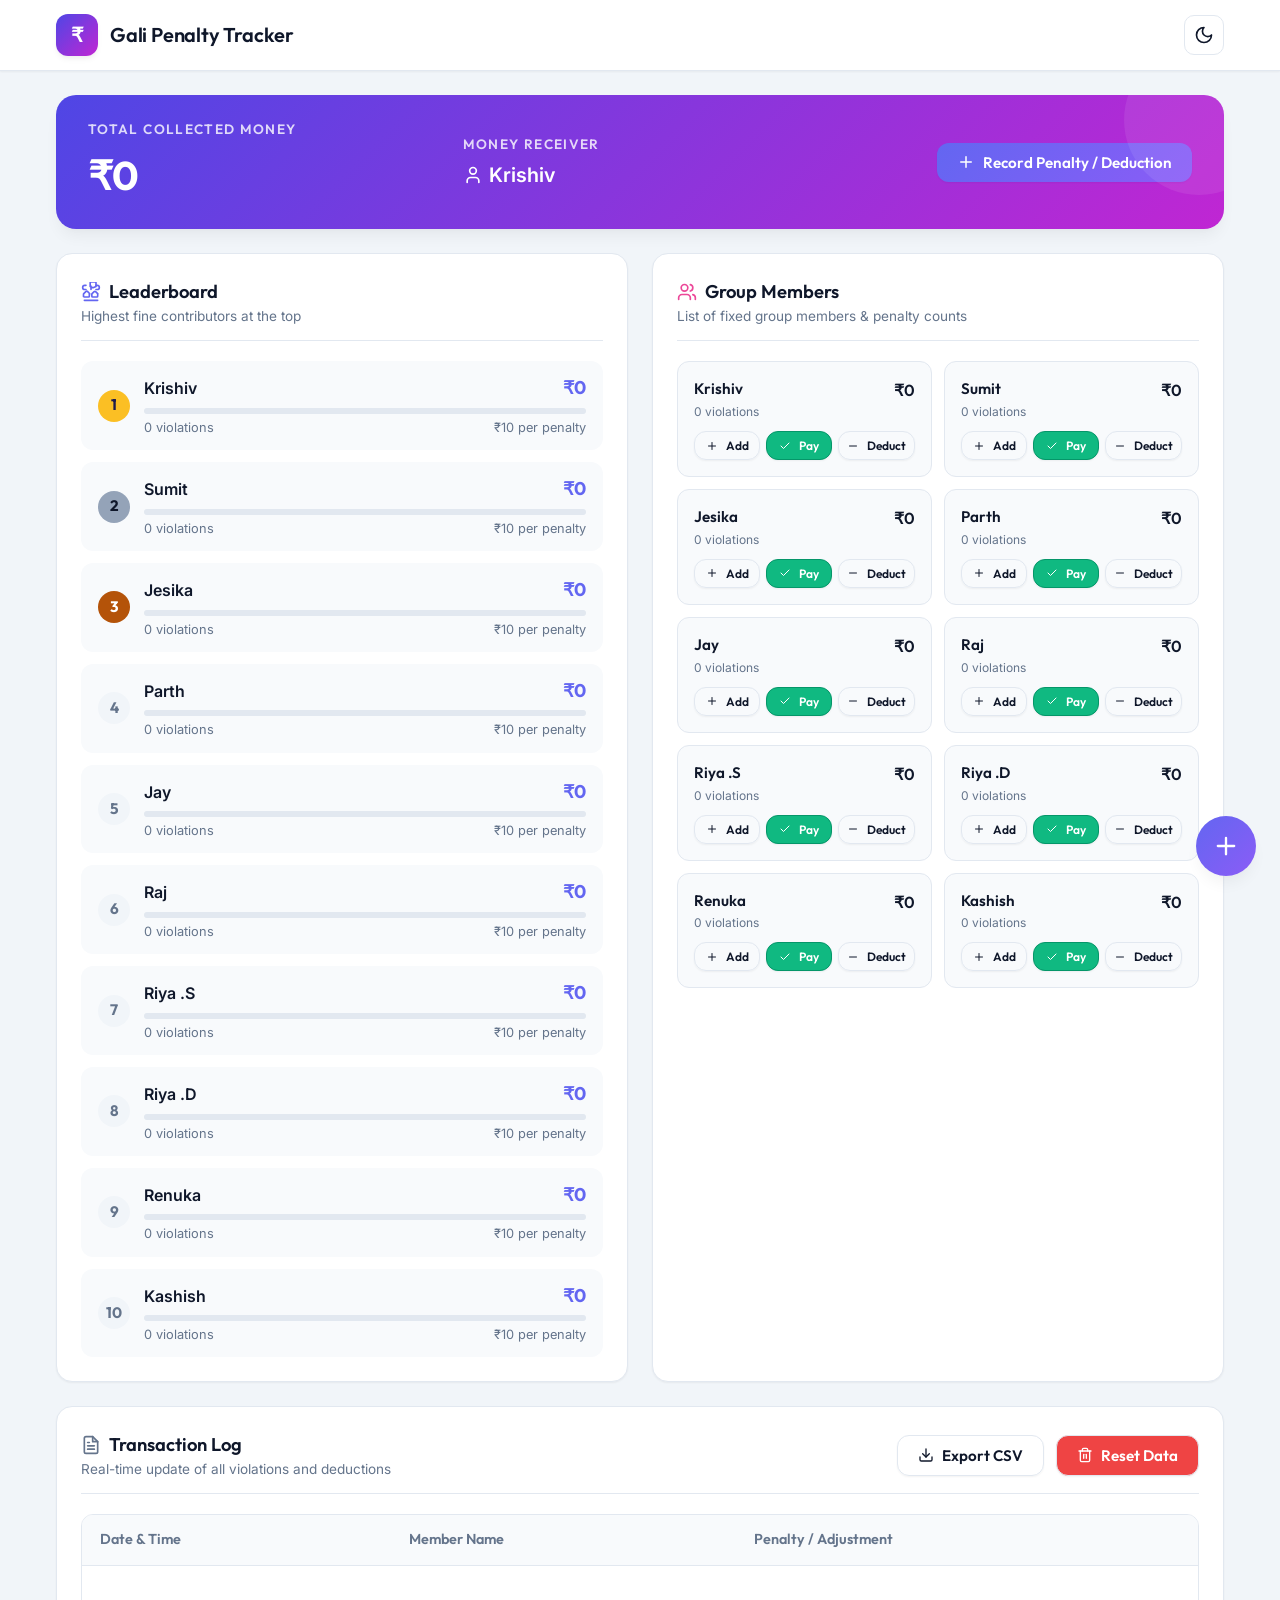
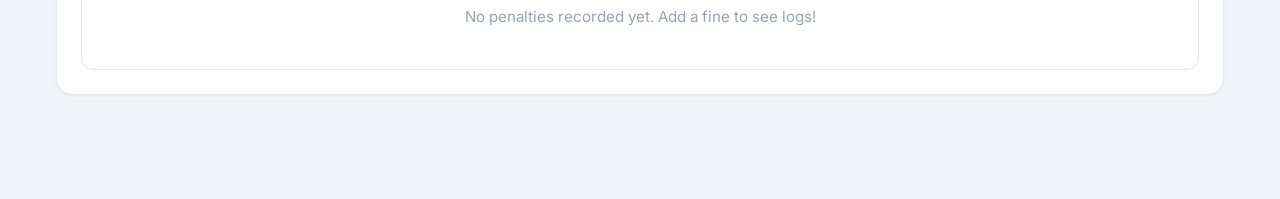
<file: index.html>
<!DOCTYPE html>
<html lang="en" data-theme="light">
<head>
    <meta charset="UTF-8">
    <meta name="viewport" content="width=device-width, initial-scale=1.0">
    <title>Bad Word Penalty Tracker — Group Fine System</title>
    <!-- Google Fonts -->
    <link rel="preconnect" href="https://fonts.googleapis.com">
    <link rel="preconnect" href="https://fonts.gstatic.com" crossorigin>
    <link href="https://fonts.googleapis.com/css2?family=Inter:wght@300;400;500;600;700&family=Outfit:wght@400;500;600;700&display=swap" rel="stylesheet">
    <style>
        :root[data-theme="light"] {
            --bg-body: #f1f5f9;
            --bg-card: #ffffff;
            --bg-card-hover: #f8fafc;
            --bg-sidebar: #ffffff;
            --text-primary: #0f172a;
            --text-secondary: #64748b;
            --text-muted: #94a3b8;
            --accent-primary: #6366f1;
            --accent-primary-hover: #4f46e5;
            --accent-secondary: #ec4899;
            --border-color: #e2e8f0;
            --input-bg: #f8fafc;
            --shadow-sm: 0 1px 2px 0 rgba(0, 0, 0, 0.05);
            --shadow-md: 0 4px 6px -1px rgba(0, 0, 0, 0.05), 0 2px 4px -1px rgba(0, 0, 0, 0.03);
            --shadow-lg: 0 10px 15px -3px rgba(0, 0, 0, 0.05), 0 4px 6px -4px rgba(0, 0, 0, 0.03);
            --badge-top-1: #fbbf24;
            --badge-top-2: #94a3b8;
            --badge-top-3: #b45309;
            --gradient-accent: linear-gradient(135deg, #6366f1, #8b5cf6);
            --gradient-header: linear-gradient(135deg, #4f46e5, #c026d3);
        }

        :root[data-theme="dark"] {
            --bg-body: #0f172a;
            --bg-card: #1e293b;
            --bg-card-hover: #334155;
            --bg-sidebar: #1e293b;
            --text-primary: #f8fafc;
            --text-secondary: #94a3b8;
            --text-muted: #64748b;
            --accent-primary: #818cf8;
            --accent-primary-hover: #6366f1;
            --accent-secondary: #f472b6;
            --border-color: #334155;
            --input-bg: #1e293b;
            --shadow-sm: 0 1px 2px 0 rgba(0, 0, 0, 0.3);
            --shadow-md: 0 4px 6px -1px rgba(0, 0, 0, 0.3), 0 2px 4px -1px rgba(0, 0, 0, 0.2);
            --shadow-lg: 0 10px 15px -3px rgba(0, 0, 0, 0.3), 0 4px 6px -4px rgba(0, 0, 0, 0.2);
            --badge-top-1: #fbbf24;
            --badge-top-2: #cbd5e1;
            --badge-top-3: #d97706;
            --gradient-accent: linear-gradient(135deg, #818cf8, #a78bfa);
            --gradient-header: linear-gradient(135deg, #6366f1, #d946ef);
        }

        * {
            box-sizing: border-box;
            margin: 0;
            padding: 0;
            transition: background-color 0.3s ease, color 0.3s ease, border-color 0.3s ease, transform 0.2s ease;
        }

        body {
            font-family: 'Inter', sans-serif;
            background-color: var(--bg-body);
            color: var(--text-primary);
            min-height: 100vh;
            display: flex;
            flex-direction: column;
            padding-bottom: 80px; /* Space for dynamic FAB or scrolling */
            line-height: 1.5;
        }

        h1, h2, h3, h4 {
            font-family: 'Outfit', sans-serif;
            font-weight: 600;
        }

        /* Utility Styles */
        .container {
            width: 100%;
            max-width: 1200px;
            margin: 0 auto;
            padding: 0 16px;
        }

        .flex-between {
            display: flex;
            justify-content: space-between;
            align-items: center;
        }

        .flex-center {
            display: flex;
            justify-content: center;
            align-items: center;
        }

        .gap-2 { gap: 8px; }
        .gap-4 { gap: 16px; }

        .btn {
            display: inline-flex;
            align-items: center;
            justify-content: center;
            padding: 10px 20px;
            border-radius: 12px;
            font-family: 'Outfit', sans-serif;
            font-weight: 600;
            font-size: 0.95rem;
            cursor: pointer;
            border: none;
            text-decoration: none;
            gap: 8px;
            box-shadow: var(--shadow-sm);
        }

        .btn:active {
            transform: scale(0.97);
        }

        .btn-primary {
            background: var(--gradient-accent);
            color: #ffffff;
        }

        .btn-primary:hover {
            opacity: 0.95;
            box-shadow: var(--shadow-md);
        }

        .btn-outline {
            background: transparent;
            border: 1px solid var(--border-color);
            color: var(--text-primary);
        }

        .btn-outline:hover {
            background: var(--bg-card-hover);
        }

        .btn-danger {
            background-color: #ef4444;
            color: #ffffff;
        }

        .btn-danger:hover {
            background-color: #dc2626;
        }

        /* Top Header Navigation */
        .top-nav {
            background-color: var(--bg-card);
            border-bottom: 1px solid var(--border-color);
            padding: 14px 0;
            position: sticky;
            top: 0;
            z-index: 50;
            box-shadow: var(--shadow-sm);
        }

        .brand {
            display: flex;
            align-items: center;
            gap: 12px;
        }

        .logo-circle {
            width: 42px;
            height: 42px;
            border-radius: 12px;
            background: var(--gradient-header);
            display: flex;
            align-items: center;
            justify-content: center;
            color: white;
            font-weight: 700;
            font-family: 'Outfit', sans-serif;
            font-size: 1.25rem;
            box-shadow: var(--shadow-md);
        }

        .brand-title {
            font-size: 1.25rem;
            letter-spacing: -0.01em;
            color: var(--text-primary);
        }

        .theme-toggle-btn {
            width: 40px;
            height: 40px;
            border-radius: 10px;
            border: 1px solid var(--border-color);
            background: transparent;
            color: var(--text-primary);
            cursor: pointer;
            display: flex;
            align-items: center;
            justify-content: center;
        }

        .theme-toggle-btn:hover {
            background-color: var(--bg-card-hover);
            border-color: var(--text-muted);
        }

        /* Main Section Header/Summary Card */
        .summary-card {
            background: var(--gradient-header);
            border-radius: 20px;
            padding: 24px 32px;
            color: #ffffff;
            margin-top: 24px;
            margin-bottom: 24px;
            box-shadow: var(--shadow-lg);
            position: relative;
            overflow: hidden;
            display: grid;
            grid-template-columns: repeat(auto-fit, minmax(220px, 1fr));
            gap: 20px;
            align-items: center;
        }

        .summary-card::before {
            content: '';
            position: absolute;
            top: -50px;
            right: -50px;
            width: 150px;
            height: 150px;
            background: rgba(255, 255, 255, 0.08);
            border-radius: 50%;
            pointer-events: none;
        }

        .summary-item h4 {
            font-size: 0.85rem;
            text-transform: uppercase;
            letter-spacing: 0.1em;
            color: rgba(255, 255, 255, 0.8);
            margin-bottom: 6px;
        }

        .summary-item .amount {
            font-size: 2.5rem;
            font-weight: 700;
            font-family: 'Outfit', sans-serif;
            letter-spacing: -0.02em;
        }

        .summary-item .receiver-name {
            font-size: 1.25rem;
            font-weight: 600;
            display: flex;
            align-items: center;
            gap: 6px;
            margin-top: 4px;
        }

        .summary-actions {
            display: flex;
            gap: 12px;
            justify-content: flex-end;
            align-items: center;
        }

        @media (max-width: 768px) {
            .summary-card {
                grid-template-columns: 1fr;
                padding: 20px;
            }
            .summary-actions {
                justify-content: flex-start;
                margin-top: 8px;
            }
        }

        /* Dashboard Grid Layout */
        .dashboard-grid {
            display: grid;
            grid-template-columns: repeat(12, 1fr);
            gap: 24px;
            margin-bottom: 24px;
        }

        .col-leaderboard {
            grid-column: span 6;
        }

        .col-members {
            grid-column: span 6;
        }

        @media (max-width: 1024px) {
            .col-leaderboard, .col-members {
                grid-column: span 12;
            }
        }

        .card {
            background-color: var(--bg-card);
            border: 1px solid var(--border-color);
            border-radius: 16px;
            padding: 24px;
            box-shadow: var(--shadow-sm);
            display: flex;
            flex-direction: column;
            gap: 16px;
            height: 100%;
        }

        .card-header {
            display: flex;
            align-items: center;
            justify-content: space-between;
            border-bottom: 1px solid var(--border-color);
            padding-bottom: 14px;
            margin-bottom: 4px;
        }

        .card-title {
            font-size: 1.15rem;
            display: flex;
            align-items: center;
            gap: 8px;
            color: var(--text-primary);
        }

        .card-subtitle {
            font-size: 0.85rem;
            color: var(--text-secondary);
        }

        /* Leaderboard styling */
        .leaderboard-list {
            display: flex;
            flex-direction: column;
            gap: 12px;
        }

        .leaderboard-item {
            display: flex;
            align-items: center;
            gap: 14px;
            padding: 12px 16px;
            background-color: var(--bg-card-hover);
            border-radius: 12px;
            border: 1px solid transparent;
            transition: all 0.2s ease;
        }

        .leaderboard-item:hover {
            border-color: var(--border-color);
            transform: translateY(-2px);
            box-shadow: var(--shadow-md);
        }

        .rank-badge {
            width: 32px;
            height: 32px;
            border-radius: 50%;
            display: flex;
            align-items: center;
            justify-content: center;
            font-family: 'Outfit', sans-serif;
            font-weight: 700;
            font-size: 0.95rem;
            flex-shrink: 0;
            background: var(--bg-body);
            color: var(--text-secondary);
        }

        .rank-badge.top-1 {
            background-color: var(--badge-top-1);
            color: #1e1b4b;
        }

        .rank-badge.top-2 {
            background-color: var(--badge-top-2);
            color: #0f172a;
        }

        .rank-badge.top-3 {
            background-color: var(--badge-top-3);
            color: #ffffff;
        }

        .member-info {
            flex-grow: 1;
            display: flex;
            flex-direction: column;
            gap: 4px;
        }

        .member-name-row {
            display: flex;
            justify-content: space-between;
            align-items: baseline;
        }

        .member-name {
            font-weight: 600;
            font-size: 1rem;
            color: var(--text-primary);
        }

        .member-fines {
            font-family: 'Outfit', sans-serif;
            font-weight: 700;
            font-size: 1.15rem;
            color: var(--accent-primary);
        }

        .member-stats-row {
            display: flex;
            justify-content: space-between;
            align-items: center;
            font-size: 0.8rem;
            color: var(--text-secondary);
        }

        .progress-bar-container {
            width: 100%;
            height: 6px;
            background-color: var(--border-color);
            border-radius: 3px;
            overflow: hidden;
            margin-top: 2px;
        }

        .progress-bar {
            height: 100%;
            border-radius: 3px;
            background: var(--gradient-accent);
            width: 0%;
            transition: width 0.6s ease;
        }

        /* Member grid styling */
        .members-grid {
            display: grid;
            grid-template-columns: repeat(auto-fill, minmax(220px, 1fr));
            gap: 12px;
        }

        @media (max-width: 480px) {
            .members-grid {
                grid-template-columns: 1fr;
            }
        }

        .member-card {
            background-color: var(--bg-card-hover);
            border: 1px solid var(--border-color);
            border-radius: 12px;
            padding: 16px;
            display: flex;
            flex-direction: column;
            justify-content: space-between;
            gap: 10px;
            transition: all 0.2s ease;
        }

        .member-card:hover {
            transform: translateY(-2px);
            box-shadow: var(--shadow-md);
            border-color: var(--accent-primary);
        }

        .member-card-top {
            display: flex;
            justify-content: space-between;
            align-items: flex-start;
        }

        .member-card-title {
            font-weight: 600;
            font-size: 0.95rem;
            color: var(--text-primary);
            margin-bottom: 2px;
        }

        .member-card-subtitle {
            font-size: 0.75rem;
            color: var(--text-secondary);
        }

        .member-card-fines {
            font-family: 'Outfit', sans-serif;
            font-weight: 600;
            font-size: 1rem;
            color: var(--text-primary);
        }

        .member-card-actions {
            display: flex;
            gap: 6px;
            width: 100%;
        }

        /* Bottom Section: Transaction Log */
        .bottom-card {
            grid-column: span 12;
        }

        .table-responsive {
            width: 100%;
            overflow-x: auto;
            border-radius: 12px;
            border: 1px solid var(--border-color);
        }

        table {
            width: 100%;
            border-collapse: collapse;
            text-align: left;
            font-size: 0.9rem;
        }

        th {
            background-color: var(--bg-card-hover);
            padding: 14px 18px;
            font-family: 'Outfit', sans-serif;
            font-weight: 600;
            color: var(--text-secondary);
            border-bottom: 1px solid var(--border-color);
            white-space: nowrap;
        }

        td {
            padding: 14px 18px;
            color: var(--text-primary);
            border-bottom: 1px solid var(--border-color);
            white-space: nowrap;
        }

        tr:last-child td {
            border-bottom: none;
        }

        tr:hover td {
            background-color: var(--bg-card-hover);
        }

        .empty-log {
            padding: 40px;
            text-align: center;
            color: var(--text-muted);
            font-size: 0.95rem;
        }

        /* Actions Bar/Export Buttons */
        .actions-bar {
            display: flex;
            gap: 12px;
            flex-wrap: wrap;
        }

        /* Modal Overlay & Modal Window */
        .modal-backdrop {
            position: fixed;
            top: 0;
            left: 0;
            width: 100%;
            height: 100%;
            background-color: rgba(0, 0, 0, 0.4);
            backdrop-filter: blur(4px);
            z-index: 100;
            display: flex;
            align-items: center;
            justify-content: center;
            opacity: 0;
            pointer-events: none;
            transition: opacity 0.3s ease;
        }

        .modal-backdrop.active {
            opacity: 1;
            pointer-events: all;
        }

        .modal {
            background-color: var(--bg-card);
            border: 1px solid var(--border-color);
            border-radius: 20px;
            width: 90%;
            max-width: 440px;
            padding: 24px;
            box-shadow: var(--shadow-lg);
            transform: scale(0.9);
            transition: transform 0.3s ease;
            display: flex;
            flex-direction: column;
            gap: 18px;
        }

        .modal-backdrop.active .modal {
            transform: scale(1);
        }

        .modal-header {
            display: flex;
            justify-content: space-between;
            align-items: center;
            border-bottom: 1px solid var(--border-color);
            padding-bottom: 12px;
        }

        .modal-title {
            font-size: 1.25rem;
            color: var(--text-primary);
        }

        .modal-close {
            background: transparent;
            border: none;
            color: var(--text-muted);
            font-size: 1.5rem;
            cursor: pointer;
            width: 32px;
            height: 32px;
            border-radius: 50%;
            display: flex;
            align-items: center;
            justify-content: center;
        }

        .modal-close:hover {
            background-color: var(--bg-card-hover);
            color: var(--text-primary);
        }

        .form-group {
            display: flex;
            flex-direction: column;
            gap: 6px;
        }

        .form-label {
            font-size: 0.85rem;
            font-weight: 500;
            color: var(--text-secondary);
        }

        .form-select {
            background-color: var(--input-bg);
            border: 1px solid var(--border-color);
            color: var(--text-primary);
            padding: 12px;
            border-radius: 12px;
            font-family: 'Inter', sans-serif;
            font-size: 0.95rem;
            width: 100%;
            outline: none;
            cursor: pointer;
        }

        .form-select:focus {
            border-color: var(--accent-primary);
            box-shadow: 0 0 0 1px var(--accent-primary);
        }

        .modal-footer {
            display: flex;
            justify-content: flex-end;
            gap: 12px;
            margin-top: 6px;
        }

        /* Floating Action Button */
        .fab {
            position: fixed;
            bottom: 24px;
            right: 24px;
            background: var(--gradient-accent);
            color: #ffffff;
            width: 60px;
            height: 60px;
            border-radius: 50%;
            display: flex;
            align-items: center;
            justify-content: center;
            box-shadow: var(--shadow-lg);
            border: none;
            cursor: pointer;
            z-index: 40;
            transition: transform 0.2s cubic-bezier(0.34, 1.56, 0.64, 1);
        }

        .fab:hover {
            transform: scale(1.1);
        }

        .fab:active {
            transform: scale(0.95);
        }

        /* Responsive spacing additions */
        @media (max-width: 640px) {
            body { padding-bottom: 100px; }
            .fab { bottom: 16px; right: 16px; width: 54px; height: 54px; }
        }
    </style>
</head>
<body>

    <!-- Top Navigation -->
    <nav class="top-nav">
        <div class="container flex-between">
            <div class="brand">
                <div class="logo-circle">₹</div>
                <h1 class="brand-title">Gali Penalty Tracker</h1>
            </div>
            <div class="flex-center gap-2">
                <button class="theme-toggle-btn" id="themeToggleBtn" aria-label="Toggle dark/light theme">
                    <!-- Sun / Moon Icon dynamically inserted -->
                    <svg id="themeToggleIcon" xmlns="http://www.w3.org/2000/svg" width="20" height="20" viewBox="0 0 24 24" fill="none" stroke="currentColor" stroke-width="2" stroke-linecap="round" stroke-linejoin="round">
                        <path id="themeIconPath" d="M12 3a6 6 0 0 0 9 9 9 9 0 1 1-9-9Z"/>
                    </svg>
                </button>
            </div>
        </div>
    </nav>

    <main class="container">
        <!-- Financial Summary Header Card -->
        <div class="summary-card">
            <div class="summary-item">
                <h4>Total Collected Money</h4>
                <div class="amount" id="totalCollectedText">₹0</div>
            </div>
            <div class="summary-item">
                <h4>Money Receiver</h4>
                <div class="receiver-name">
                    <svg xmlns="http://www.w3.org/2000/svg" width="20" height="20" viewBox="0 0 24 24" fill="none" stroke="currentColor" stroke-width="2" stroke-linecap="round" stroke-linejoin="round">
                        <path d="M19 21v-2a4 4 0 0 0-4-4H9a4 4 0 0 0-4 4v2"/>
                        <circle cx="12" cy="7" r="4"/>
                    </svg>
                    <span>Krishiv</span>
                </div>
            </div>
            <div class="summary-actions">
                <button class="btn btn-primary" onclick="openAddFineModal()">
                    <svg xmlns="http://www.w3.org/2000/svg" width="18" height="18" viewBox="0 0 24 24" fill="none" stroke="currentColor" stroke-width="2" stroke-linecap="round" stroke-linejoin="round">
                        <path d="M5 12h14m-7-7v14"/>
                    </svg>
                    <span>Record Penalty / Deduction</span>
                </button>
            </div>
        </div>

        <!-- Two Column Grid (Leaderboard and Members list) -->
        <div class="dashboard-grid">
            
            <!-- Leaderboard Card -->
            <div class="col-leaderboard">
                <div class="card">
                    <div class="card-header">
                        <div>
                            <h3 class="card-title">
                                <svg xmlns="http://www.w3.org/2000/svg" width="20" height="20" viewBox="0 0 24 24" fill="none" stroke="currentColor" stroke-width="2" stroke-linecap="round" stroke-linejoin="round" style="color: var(--accent-primary);">
                                    <path d="M6 9H4.5a2.5 2.5 0 0 1 0-5H6"/>
                                    <path d="M18 9h1.5a2.5 2.5 0 0 0 0-5H18"/>
                                    <path d="M4 22h16"/>
                                    <path d="M10 14.66V17c0 .55-.45 1-1 1H4c-.55 0-1-.45-1-1v-2.34c0-.27.11-.52.3-.71l2.5-2.5C6.12 11.12 6.53 11 7 11c.27 0 .52.11.71.3l2.5 2.5c.19.19.29.44.29.71ZM20 14.66V17c0 .55-.45 1-1 1h-5c-.55 0-1-.45-1-1v-2.34c0-.27.11-.52.3-.71l2.5-2.5c.19-.19.6-.3 1-.3.27 0 .52.11.71.3l2.5 2.5c.19.19.29.44.29.71Z"/>
                                    <path d="m11 5.31 3.5 1.5 3.5-1.5V1c0-.55-.45-1-1-1H12c-.55 0-1 .45-1 1v4.31ZM12 9V5"/>
                                </svg>
                                <span>Leaderboard</span>
                            </h3>
                            <p class="card-subtitle">Highest fine contributors at the top</p>
                        </div>
                    </div>
                    <div class="leaderboard-list" id="leaderboardList">
                        <!-- Dynamic Leaderboard Content goes here -->
                    </div>
                </div>
            </div>

            <!-- Member List Card -->
            <div class="col-members">
                <div class="card">
                    <div class="card-header">
                        <div>
                            <h3 class="card-title">
                                <svg xmlns="http://www.w3.org/2000/svg" width="20" height="20" viewBox="0 0 24 24" fill="none" stroke="currentColor" stroke-width="2" stroke-linecap="round" stroke-linejoin="round" style="color: var(--accent-secondary);">
                                    <path d="M16 21v-2a4 4 0 0 0-4-4H6a4 4 0 0 0-4 4v2"/>
                                    <circle cx="9" cy="7" r="4"/>
                                    <path d="M22 21v-2a4 4 0 0 0-3-3.87"/>
                                    <path d="M16 3.13a4 4 0 0 1 0 7.75"/>
                                </svg>
                                <span>Group Members</span>
                            </h3>
                            <p class="card-subtitle">List of fixed group members & penalty counts</p>
                        </div>
                    </div>
                    <div class="members-grid" id="membersGrid">
                        <!-- Dynamic member list content goes here -->
                    </div>
                </div>
            </div>

            <!-- Bottom: Transaction Log -->
            <div class="bottom-card card">
                <div class="card-header">
                    <div>
                        <h3 class="card-title">
                            <svg xmlns="http://www.w3.org/2000/svg" width="20" height="20" viewBox="0 0 24 24" fill="none" stroke="currentColor" stroke-width="2" stroke-linecap="round" stroke-linejoin="round" style="color: var(--text-secondary);">
                                <path d="M14 2H6a2 2 0 0 0-2 2v16a2 2 0 0 0 2 2h12a2 2 0 0 0 2-2V8z"/>
                                <polyline points="14 2 14 8 20 8"/>
                                <line x1="16" y1="13" x2="8" y2="13"/>
                                <line x1="16" y1="17" x2="8" y2="17"/>
                                <polyline points="10 9 9 9 8 9"/>
                            </svg>
                            <span>Transaction Log</span>
                        </h3>
                        <p class="card-subtitle">Real-time update of all violations and deductions</p>
                    </div>
                    <div class="actions-bar">
                        <button class="btn btn-outline" onclick="exportToCsv()">
                            <svg xmlns="http://www.w3.org/2000/svg" width="16" height="16" viewBox="0 0 24 24" fill="none" stroke="currentColor" stroke-width="2" stroke-linecap="round" stroke-linejoin="round">
                                <path d="M21 15v4a2 2 0 0 1-2 2H5a2 2 0 0 1-2-2v-4"/>
                                <polyline points="7 10 12 15 17 10"/>
                                <line x1="12" y1="15" x2="12" y2="3"/>
                            </svg>
                            <span>Export CSV</span>
                        </button>
                        <button class="btn btn-outline btn-danger" onclick="confirmResetAll()">
                            <svg xmlns="http://www.w3.org/2000/svg" width="16" height="16" viewBox="0 0 24 24" fill="none" stroke="currentColor" stroke-width="2" stroke-linecap="round" stroke-linejoin="round">
                                <path d="M3 6h18"/>
                                <path d="M19 6v14c0 1-1 2-2 2H7c-1 0-2-1-2-2V6"/>
                                <path d="M8 6V4c0-1 1-2 2-2h4c1 0 2 1 2 2v2"/>
                                <line x1="10" y1="11" x2="10" y2="17"/>
                                <line x1="14" y1="11" x2="14" y2="17"/>
                            </svg>
                            <span>Reset Data</span>
                        </button>
                    </div>
                </div>
                <div class="table-responsive">
                    <table id="transactionTable">
                        <thead>
                            <tr>
                                <th>Date & Time</th>
                                <th>Member Name</th>
                                <th>Penalty / Adjustment</th>
                            </tr>
                        </thead>
                        <tbody id="transactionLogBody">
                            <!-- Dynamic dynamic transaction entries -->
                        </tbody>
                    </table>
                    <div id="noTransactionsMsg" class="empty-log" style="display: none;">
                        No penalties recorded yet. Add a fine to see logs!
                    </div>
                </div>
            </div>

        </div>
    </main>

    <!-- Add Fine Floating Action Button -->
    <button class="fab" id="fabAddBtn" onclick="openAddFineModal()" aria-label="Add New Fine">
        <svg xmlns="http://www.w3.org/2000/svg" width="28" height="28" viewBox="0 0 24 24" fill="none" stroke="currentColor" stroke-width="2" stroke-linecap="round" stroke-linejoin="round">
            <path d="M5 12h14m-7-7v14"/>
        </svg>
    </button>

    <!-- Modal Backdrop -->
    <div class="modal-backdrop" id="fineModalBackdrop" onclick="closeAddFineModalOnBackdrop(event)">
        <div class="modal" id="fineModal">
            <div class="modal-header">
                <h3 class="modal-title">Record Violation / Deduction</h3>
                <button class="modal-close" onclick="closeAddFineModal()" aria-label="Close modal">&times;</button>
            </div>
            <form id="addFineForm" onsubmit="submitFineForm(event)">
                <div class="form-group">
                    <label class="form-label" for="memberSelect">Select Member</label>
                    <select class="form-select" id="memberSelect" required>
                        <option value="" disabled selected>Choose a member</option>
                        <!-- Options generated dynamically -->
                    </select>
                </div>
                <div class="form-group">
                    <label class="form-label" for="actionSelect">Select Action</label>
                    <select class="form-select" id="actionSelect" required>
                        <option value="add" selected>Add ₹10 Fine</option>
                        <option value="pay">Pay ₹10 Fine</option>
                        <option value="deduct">Deduct ₹10 Fine</option>
                    </select>
                </div>
                <div class="modal-footer">
                    <button type="button" class="btn btn-outline" onclick="closeAddFineModal()">Cancel</button>
                    <button type="submit" class="btn btn-primary">
                        <svg xmlns="http://www.w3.org/2000/svg" width="16" height="16" viewBox="0 0 24 24" fill="none" stroke="currentColor" stroke-width="2" stroke-linecap="round" stroke-linejoin="round">
                            <polyline points="20 6 9 17 4 12"/>
                        </svg>
                        <span>Submit Action</span>
                    </button>
                </div>
            </form>
        </div>
    </div>

    <!-- Core App Scripts -->
    <script>
        // Data Structure & Storage Definitions
        const fixedMembers = [
            "Krishiv", "Sumit", "Jesika", "Parth", "Jay", 
            "Raj", "Riya .S", "Riya .D", "Renuka", "Kashish"
        ];

        let members = {};
        let transactions = [];

        if (window.location.protocol === 'file:') {
            window.location.href = 'http://127.0.0.1:8000';
        }

        // Initialization Logic
        function initApp() {
            const savedMembers = localStorage.getItem('bad_word_members');
            const savedTransactions = localStorage.getItem('bad_word_transactions');

            if (savedMembers && savedTransactions) {
                try {
                    members = JSON.parse(savedMembers);
                    transactions = JSON.parse(savedTransactions);
                    
                    // Verify that all fixed members exist
                    fixedMembers.forEach(name => {
                        if (!members[name]) {
                            members[name] = { totalFine: 0, violations: 0 };
                        }
                    });
                } catch (e) {
                    console.error("Error reading saved localStorage data. Re-initializing.", e);
                    initDefaultData();
                }
            } else {
                initDefaultData();
            }

            // Sync select options
            const selectEl = document.getElementById('memberSelect');
            selectEl.innerHTML = '<option value="" disabled selected>Choose a member</option>';
            fixedMembers.forEach(name => {
                const opt = document.createElement('option');
                opt.value = name;
                opt.textContent = name;
                selectEl.appendChild(opt);
            });

            // Initialize theme
            const savedTheme = localStorage.getItem('theme') || 'light';
            document.documentElement.setAttribute('data-theme', savedTheme);
            updateThemeToggleButton(savedTheme);

            // Re-render display
            renderApp();
        }

        function initDefaultData() {
            members = {};
            fixedMembers.forEach(name => {
                members[name] = { totalFine: 0, violations: 0 };
            });
            transactions = [];
            saveToStorage();
        }

        function saveToStorage() {
            localStorage.setItem('bad_word_members', JSON.stringify(members));
            localStorage.setItem('bad_word_transactions', JSON.stringify(transactions));
        }

        // Processing Logic & Renders
        function renderApp() {
            renderSummaryCard();
            renderLeaderboard();
            renderMemberList();
            renderTransactions();
        }

        function renderSummaryCard() {
            let total = 0;
            fixedMembers.forEach(name => {
                total += members[name]?.totalFine || 0;
            });
            document.getElementById('totalCollectedText').textContent = `₹${total}`;
        }

        function renderLeaderboard() {
            const listContainer = document.getElementById('leaderboardList');
            listContainer.innerHTML = '';

            // Map and sort
            const sorted = fixedMembers.map(name => ({
                name,
                totalFine: members[name]?.totalFine || 0,
                violations: members[name]?.violations || 0
            })).sort((a, b) => b.totalFine - a.totalFine);

            // Find maximum fine for proportional progress width styling
            const maxFine = sorted[0].totalFine || 1; // Prevent division by zero

            sorted.forEach((m, idx) => {
                const rank = idx + 1;
                let badgeClass = '';
                if (rank === 1) badgeClass = 'top-1';
                else if (rank === 2) badgeClass = 'top-2';
                else if (rank === 3) badgeClass = 'top-3';

                const progressPercent = Math.min((m.totalFine / maxFine) * 100, 100);

                const itemHtml = `
                    <div class="leaderboard-item">
                        <div class="rank-badge ${badgeClass}">${rank}</div>
                        <div class="member-info">
                            <div class="member-name-row">
                                <span class="member-name">${m.name}</span>
                                <span class="member-fines">₹${m.totalFine}</span>
                            </div>
                            <div class="progress-bar-container">
                                <div class="progress-bar" style="width: ${progressPercent}%"></div>
                            </div>
                            <div class="member-stats-row">
                                <span>${m.violations} violation${m.violations === 1 ? '' : 's'}</span>
                                <span>₹10 per penalty</span>
                            </div>
                        </div>
                    </div>
                `;
                listContainer.insertAdjacentHTML('beforeend', itemHtml);
            });
        }

        function renderMemberList() {
            const membersGrid = document.getElementById('membersGrid');
            membersGrid.innerHTML = '';

            fixedMembers.forEach(name => {
                const m = members[name] || { totalFine: 0, violations: 0 };
                const html = `
                    <div class="member-card">
                        <div class="member-card-top">
                            <div>
                                <h4 class="member-card-title">${name}</h4>
                                <p class="member-card-subtitle">${m.violations} violation${m.violations === 1 ? '' : 's'}</p>
                            </div>
                            <span class="member-card-fines">₹${m.totalFine}</span>
                        </div>
                        <div class="member-card-actions">
                            <button class="btn btn-outline" style="padding: 6px 8px; font-size: 0.75rem; flex: 1;" onclick="quickAddFine('${name}')" title="Quick Add ₹10">
                                <svg xmlns="http://www.w3.org/2000/svg" width="12" height="12" viewBox="0 0 24 24" fill="none" stroke="currentColor" stroke-width="2" stroke-linecap="round" stroke-linejoin="round">
                                    <path d="M5 12h14m-7-7v14"/>
                                </svg>
                                <span>Add</span>
                            </button>
                            <button class="btn btn-outline" style="padding: 6px 8px; font-size: 0.75rem; flex: 1; background-color: #10b981; color: white; border-color: #059669;" onclick="quickPayFine('${name}')" title="Quick Pay ₹10">
                                <svg xmlns="http://www.w3.org/2000/svg" width="12" height="12" viewBox="0 0 24 24" fill="none" stroke="currentColor" stroke-width="2" stroke-linecap="round" stroke-linejoin="round">
                                    <polyline points="20 6 9 17 4 12"/>
                                </svg>
                                <span>Pay</span>
                            </button>
                            <button class="btn btn-outline" style="padding: 6px 8px; font-size: 0.75rem; flex: 1;" onclick="quickDeductFine('${name}')" title="Quick Deduct ₹10">
                                <svg xmlns="http://www.w3.org/2000/svg" width="12" height="12" viewBox="0 0 24 24" fill="none" stroke="currentColor" stroke-width="2" stroke-linecap="round" stroke-linejoin="round">
                                    <path d="M5 12h14"/>
                                </svg>
                                <span>Deduct</span>
                            </button>
                        </div>
                    </div>
                `;
                membersGrid.insertAdjacentHTML('beforeend', html);
            });
        }

        function renderTransactions() {
            const tbody = document.getElementById('transactionLogBody');
            const emptyMsg = document.getElementById('noTransactionsMsg');
            tbody.innerHTML = '';

            if (transactions.length === 0) {
                emptyMsg.style.display = 'block';
                return;
            }

            emptyMsg.style.display = 'none';

            // Newest transactions first
            const sortedLogs = [...transactions].reverse();

            sortedLogs.forEach(tx => {
                const tr = document.createElement('tr');
                const isDeduction = tx.amount.includes('-');
                const amtStyle = isDeduction ? 'color:#ef4444; font-weight:600;' : 'color:#10b981; font-weight:600;';
                tr.innerHTML = `
                    <td>${tx.timestamp}</td>
                    <td style="font-weight:600;">${tx.name}</td>
                    <td style="${amtStyle}">${tx.amount}</td>
                `;
                tbody.appendChild(tr);
            });
        }

        // Actions & Event Handling
        function openAddFineModal() {
            document.getElementById('fineModalBackdrop').classList.add('active');
        }

        function closeAddFineModal() {
            document.getElementById('fineModalBackdrop').classList.remove('active');
            document.getElementById('addFineForm').reset();
        }

        function closeAddFineModalOnBackdrop(e) {
            if (e.target.id === 'fineModalBackdrop') {
                closeAddFineModal();
            }
        }

        function quickAddFine(name) {
            if (members[name]) {
                members[name].violations += 1;
                members[name].totalFine += 10;

                const timestamp = new Date().toLocaleString('en-IN', {
                    year: 'numeric', month: 'short', day: '2-digit', 
                    hour: '2-digit', minute: '2-digit', second: '2-digit'
                });

                transactions.push({
                    name: name,
                    timestamp: timestamp,
                    amount: '+₹10'
                });

                saveToStorage();
                renderApp();
            }
        }

        function quickDeductFine(name) {
            if (members[name]) {
                if (members[name].totalFine <= 0) {
                    alert("Fine balance is already ₹0 for this member.");
                    return;
                }

                members[name].violations = Math.max(members[name].violations - 1, 0);
                members[name].totalFine = Math.max(members[name].totalFine - 10, 0);

                const timestamp = new Date().toLocaleString('en-IN', {
                    year: 'numeric', month: 'short', day: '2-digit', 
                    hour: '2-digit', minute: '2-digit', second: '2-digit'
                });

                transactions.push({
                    name: name,
                    timestamp: timestamp,
                    amount: '-₹10'
                });

                saveToStorage();
                renderApp();
            }
        }

        function quickPayFine(name) {
            if (members[name]) {
                if (members[name].totalFine <= 0) {
                    alert("No pending fine to pay for this member.");
                    return;
                }

                const payAmount = Math.min(10, members[name].totalFine);
                members[name].totalFine = Math.max(members[name].totalFine - payAmount, 0);
                members[name].paidFine = (members[name].paidFine || 0) + payAmount;

                const timestamp = new Date().toLocaleString('en-IN', {
                    year: 'numeric', month: 'short', day: '2-digit', 
                    hour: '2-digit', minute: '2-digit', second: '2-digit'
                });

                transactions.push({
                    name: name,
                    timestamp: timestamp,
                    amount: `Paid ₹${payAmount}`
                });

                saveToStorage();
                renderApp();
            }
        }

        function submitFineForm(e) {
            e.preventDefault();
            const name = document.getElementById('memberSelect').value;
            const action = document.getElementById('actionSelect').value;
            if (name && members[name]) {
                if (action === 'add') {
                    quickAddFine(name);
                } else if (action === 'pay') {
                    quickPayFine(name);
                } else if (action === 'deduct') {
                    quickDeductFine(name);
                }
                closeAddFineModal();
            }
        }

        function exportToCsv() {
            if (transactions.length === 0) {
                alert("No transactions to export yet.");
                return;
            }

            let csvContent = "data:text/csv;charset=utf-8,";
            csvContent += "Date & Time,Member Name,Amount\n";

            transactions.forEach(tx => {
                csvContent += `"${tx.timestamp}","${tx.name}","${tx.amount}"\n`;
            });

            const encodedUri = encodeURI(csvContent);
            const link = document.createElement("a");
            link.setAttribute("href", encodedUri);
            link.setAttribute("download", "bad_word_penalty_tracker.csv");
            document.body.appendChild(link);

            link.click();
            document.body.removeChild(link);
        }

        function confirmResetAll() {
            if (confirm("Are you sure you want to delete all penalty data? This action cannot be undone.")) {
                initDefaultData();
                renderApp();
            }
        }

        // Theme Toggle Controller
        document.getElementById('themeToggleBtn').addEventListener('click', () => {
            let currentTheme = document.documentElement.getAttribute('data-theme');
            let nextTheme = currentTheme === 'light' ? 'dark' : 'light';

            document.documentElement.setAttribute('data-theme', nextTheme);
            localStorage.setItem('theme', nextTheme);
            updateThemeToggleButton(nextTheme);
        });

        function updateThemeToggleButton(theme) {
            const iconPath = document.getElementById('themeIconPath');
            if (theme === 'dark') {
                // Return Sun icon for dark mode (to toggle back to light)
                iconPath.setAttribute('d', 'M12 12m-4 0a4 4 0 1 0 8 0a4 4 0 1 0 -8 0 M12 2v2 M12 20v2 M4.22 4.22l1.42 1.42 M18.36 18.36l1.42 1.42 M2 12h2 M20 12h2 M4.22 18.36l1.42-1.42 M18.36 4.22l1.42-1.42');
            } else {
                // Return Moon icon for light mode
                iconPath.setAttribute('d', 'M12 3a6 6 0 0 0 9 9 9 9 0 1 1-9-9Z');
            }
        }

        // Direct App start invocation
        window.addEventListener('load', initApp);
    </script>
</body>
</html>
</file>
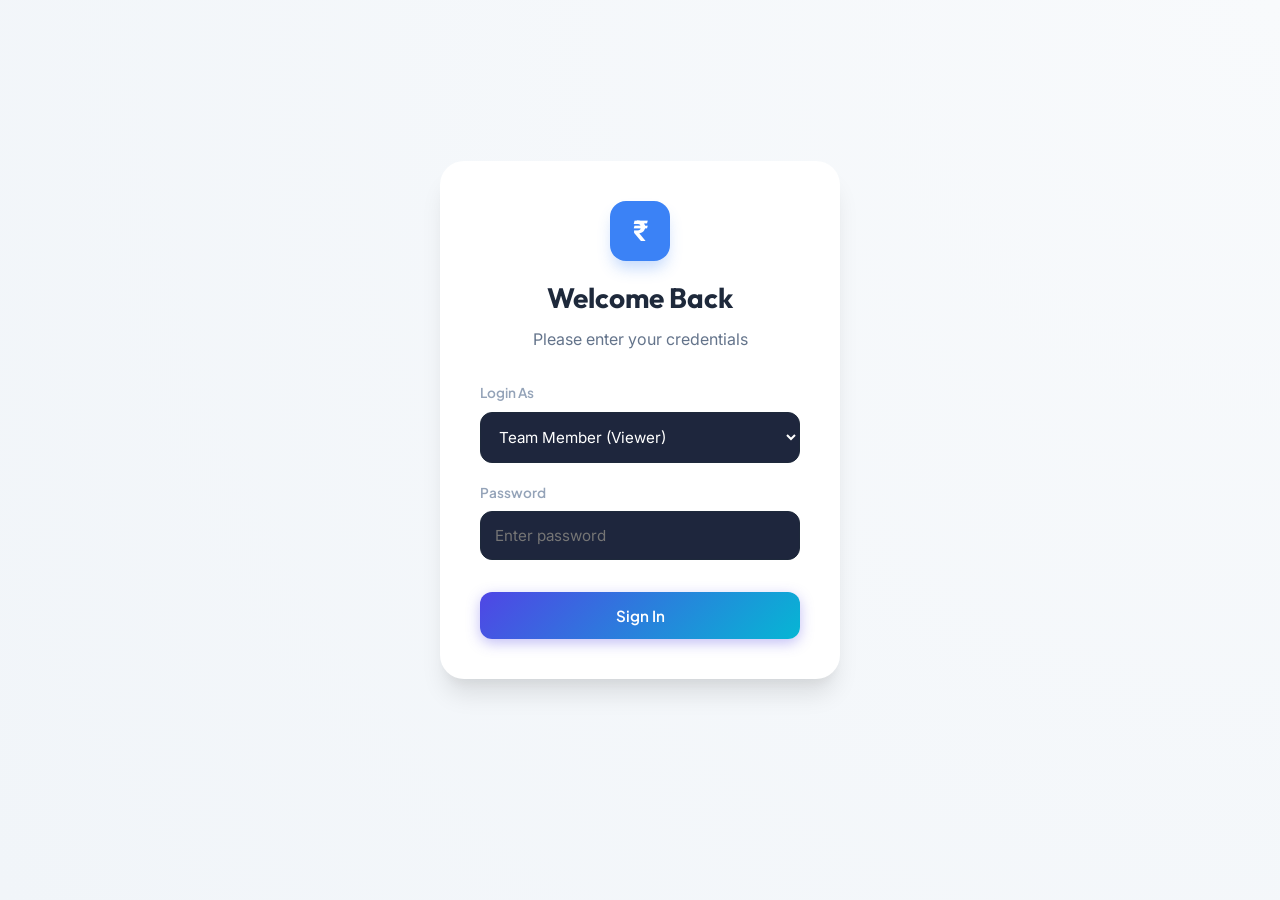
<file: static/index.html>
<!DOCTYPE html>
<html lang="en" data-theme="light">
<head>
    <meta charset="UTF-8">
    <meta name="viewport" content="width=device-width, initial-scale=1.0">
    <meta http-equiv="Cache-Control" content="no-cache, no-store, must-revalidate" />
    <meta http-equiv="Pragma" content="no-cache" />
    <meta http-equiv="Expires" content="0" />
    <title>Dashboard - Bad Word Penalty Tracker</title>
    <link rel="preconnect" href="https://fonts.googleapis.com">
    <link rel="preconnect" href="https://fonts.gstatic.com" crossorigin>
    <link href="https://fonts.googleapis.com/css2?family=Inter:wght@300;400;500;600;700&family=Outfit:wght@400;500;600;700&display=swap" rel="stylesheet">
    <link rel="stylesheet" href="style.css">
</head>
<body>

    <!-- Top Navigation -->
    <nav class="top-nav">
        <div class="container flex-between">
            <div class="brand">
                <div class="logo-circle">₹</div>
                <h1 class="brand-title">Gali Penalty Tracker</h1>
            </div>
            <div class="nav-links">
                <a href="index.html" class="nav-link active">Dashboard</a>
                <a href="leaderboard.html" class="nav-link">Leaderboard</a>
                <a href="transactions.html" class="nav-link">Logs</a>
                <a href="#" class="nav-link" onclick="logout()">Logout</a>
            </div>
        </div>
    </nav>

    <main class="container">
        <!-- Financial Summary card -->
        <div class="summary-card">
            <div class="summary-item">
                <h4>Total Collected Money</h4>
                <div class="amount" id="totalCollectedText" style="color: #10b981;">₹0</div>
            </div>
            <div class="summary-item">
                <h4>Total Pending Money</h4>
                <div class="amount" id="totalPendingText" style="color: #ef4444;">₹0</div>
            </div>
            <div class="summary-item">
                <h4>Money Receiver</h4>
                <div class="receiver-name">
                    <svg xmlns="http://www.w3.org/2000/svg" width="20" height="20" viewBox="0 0 24 24" fill="none" stroke="currentColor" stroke-width="2">
                        <path d="M19 21v-2a4 4 0 0 0-4-4H9a4 4 0 0 0-4 4v2"/>
                        <circle cx="12" cy="7" r="4"/>
                    </svg>
                    <span>Krishiv</span>
                </div>
            </div>
            <div class="summary-actions">
                <button class="btn btn-primary" onclick="openAddFineModal()">
                    <svg xmlns="http://www.w3.org/2000/svg" width="18" height="18" viewBox="0 0 24 24" fill="none" stroke="currentColor" stroke-width="2">
                        <path d="M5 12h14m-7-7v14"/>
                    </svg>
                    <span>Add / Deduct / Pay</span>
                </button>
            </div>
        </div>

        <!-- Members Grid Area -->
        <div class="card">
            <div class="card-header">
                <div>
                    <h3 class="card-title">Group Members</h3>
                    <p class="card-subtitle">Perform actions instantly on any group member</p>
                </div>
                <button class="btn btn-outline btn-danger" onclick="confirmResetAll()">Reset All Data</button>
            </div>
            <div class="members-grid" id="membersGrid">
                <!-- Dynamically populated via script -->
            </div>
        </div>
    </main>

    <!-- Modal Backdrop -->
    <div class="modal-backdrop" id="fineModalBackdrop" onclick="closeAddFineModalOnBackdrop(event)">
        <div class="modal" id="fineModal">
            <div class="modal-header">
                <h3 class="modal-title">Record Action</h3>
                <button class="modal-close" onclick="closeAddFineModal()">&times;</button>
            </div>
            <form id="addFineForm" onsubmit="submitFineForm(event)">
                <div class="form-group">
                    <label class="form-label" for="memberSelect">Select Member</label>
                    <select class="form-select" id="memberSelect" required>
                        <option value="" disabled selected>Choose a member</option>
                    </select>
                </div>
                <div class="form-group">
                    <label class="form-label" for="actionSelect">Select Action</label>
                    <select class="form-select" id="actionSelect" required>
                        <option value="add" selected>Add Fine</option>
                        <option value="pay">Pay Fine</option>
                        <option value="deduct">Deduct Fine</option>
                    </select>
                </div>
                <div class="form-group">
                    <label class="form-label" for="amountSelect">Select Amount</label>
                    <select class="form-select" id="amountSelect" required>
                        <option value="10" selected>₹10</option>
                        <option value="5">₹5</option>
                    </select>
                </div>
                <div class="modal-footer">
                    <button type="button" class="btn btn-outline" onclick="closeAddFineModal()">Cancel</button>
                    <button type="submit" class="btn btn-primary">Submit Action</button>
                </div>
            </form>
        </div>
    </div>

    <script>
        // Auth check
        const userRole = localStorage.getItem('userRole');
        if (!userRole) {
            window.location.href = 'login.html';
        }

        function logout() {
            localStorage.removeItem('userRole');
            window.location.href = 'login.html';
        }

        let members = [];

        async function fetchApp() {
            try {
                const res = await fetch('/api/members');
                members = await res.json();
                renderMembers();
                applyRoleRestrictions();
            } catch (e) {
                console.error("Failed to load members", e);
            }
        }

        function applyRoleRestrictions() {
            if (userRole === 'user') {
                // Hide all admin-only elements
                const adminOnly = document.querySelectorAll('.summary-actions, .btn-danger, .member-card-actions');
                adminOnly.forEach(el => el.style.display = 'none');
                
                // Also update subtitle
                const subtitle = document.querySelector('.card-subtitle');
                if (subtitle) subtitle.textContent = 'View real-time penalty stats for all members';
            }
        }

        function renderMembers() {
            let totalPending = 0;
            let totalCollected = 0;
            const grid = document.getElementById('membersGrid');
            grid.innerHTML = '';
            
            // Sync select
            const selectEl = document.getElementById('memberSelect');
            if (selectEl) {
                selectEl.innerHTML = '<option value="" disabled selected>Choose a member</option>';
            }

            members.forEach(m => {
                totalPending += m.totalFine;
                totalCollected += (m.paidFine || 0);
                
                if (selectEl) {
                    const opt = document.createElement('option');
                    opt.value = m.name;
                    opt.textContent = m.name;
                    selectEl.appendChild(opt);
                }

                const html = `
                    <div class="member-card">
                        <div class="member-card-top" style="flex-direction: column; gap: 8px;">
                            <div style="display: flex; justify-content: space-between; width: 100%; align-items: baseline;">
                                <h4 class="member-card-title">${m.name}</h4>
                                <span style="font-size: 0.8rem; background-color: var(--border-color); padding: 4px 8px; border-radius: 6px; color: #94a3b8;">${m.violations} violation${m.violations === 1 ? '' : 's'}</span>
                            </div>
                            <div style="display: flex; gap: 16px; margin-top: 4px; font-size: 0.9rem;">
                                <span style="color: #94a3b8;">Pending: <strong style="color: #ef4444;">₹${m.totalFine}</strong></span>
                                <span style="color: #94a3b8;">Paid: <strong style="color: #10b981;">₹${m.paidFine || 0}</strong></span>
                            </div>
                        </div>
                        <div class="member-card-actions" style="display: flex; gap: 4px; margin-top: 12px;">
                            <button class="btn btn-outline" style="padding: 6px 8px; font-size: 0.75rem; flex: 1; border-color: #3b82f6;" onclick="quickAction('${m.name}', 'add')" title="Quick Add Fine">Add</button>
                            <button class="btn btn-outline" style="padding: 6px 8px; font-size: 0.75rem; flex: 1; background-color: #10b981; color: white; border-color: #059669;" onclick="quickAction('${m.name}', 'pay')" title="Quick Mark as Paid">Pay</button>
                            <button class="btn btn-outline" style="padding: 6px 8px; font-size: 0.75rem; flex: 1;" onclick="quickAction('${m.name}', 'deduct')" title="Quick Deduct">Deduct</button>
                        </div>
                    </div>
                `;
                grid.insertAdjacentHTML('beforeend', html);
            });
            
            document.getElementById('totalPendingText').textContent = `₹${totalPending}`;
            document.getElementById('totalCollectedText').textContent = `₹${totalCollected}`;
            
            // Re-apply restrictions after rendering
            applyRoleRestrictions();
        }

        async function quickAction(name, action, amount = 10) {
            if (userRole !== 'admin') {
                alert("Unauthorized: Only admins can perform actions.");
                return;
            }
            try {
                const res = await fetch('/api/action', {
                    method: 'POST',
                    headers: {'Content-Type': 'application/json'},
                    body: JSON.stringify({name, action, amount: parseInt(amount)})
                });
                if (!res.ok) {
                    const err = await res.json();
                    alert(err.detail || "Operation failed");
                    return;
                }
                fetchApp();
            } catch (e) {
                console.error(e);
            }
        }

        function openAddFineModal() { 
            if (userRole !== 'admin') return;
            document.getElementById('fineModalBackdrop').classList.add('active'); 
        }
        function closeAddFineModal() { document.getElementById('fineModalBackdrop').classList.remove('active'); document.getElementById('addFineForm').reset(); }
        function closeAddFineModalOnBackdrop(e) { if (e.target.id === 'fineModalBackdrop') closeAddFineModal(); }

        async function submitFineForm(e) {
            e.preventDefault();
            const name = document.getElementById('memberSelect').value;
            const action = document.getElementById('actionSelect').value;
            const amount = document.getElementById('amountSelect').value;
            if (name && action) {
                await quickAction(name, action, amount);
                closeAddFineModal();
            }
        }

        async function confirmResetAll() {
            if (userRole !== 'admin') return;
            if (confirm("Reset everything in SQLite? This action cannot be undone.")) {
                await fetch('/api/reset', {method: 'POST'});
                fetchApp();
            }
        }

        window.addEventListener('load', () => {
            fetchApp();
            setInterval(fetchApp, 5000); // Increased interval to reduce load
        });
    </script>
</body>
</html>
</file>
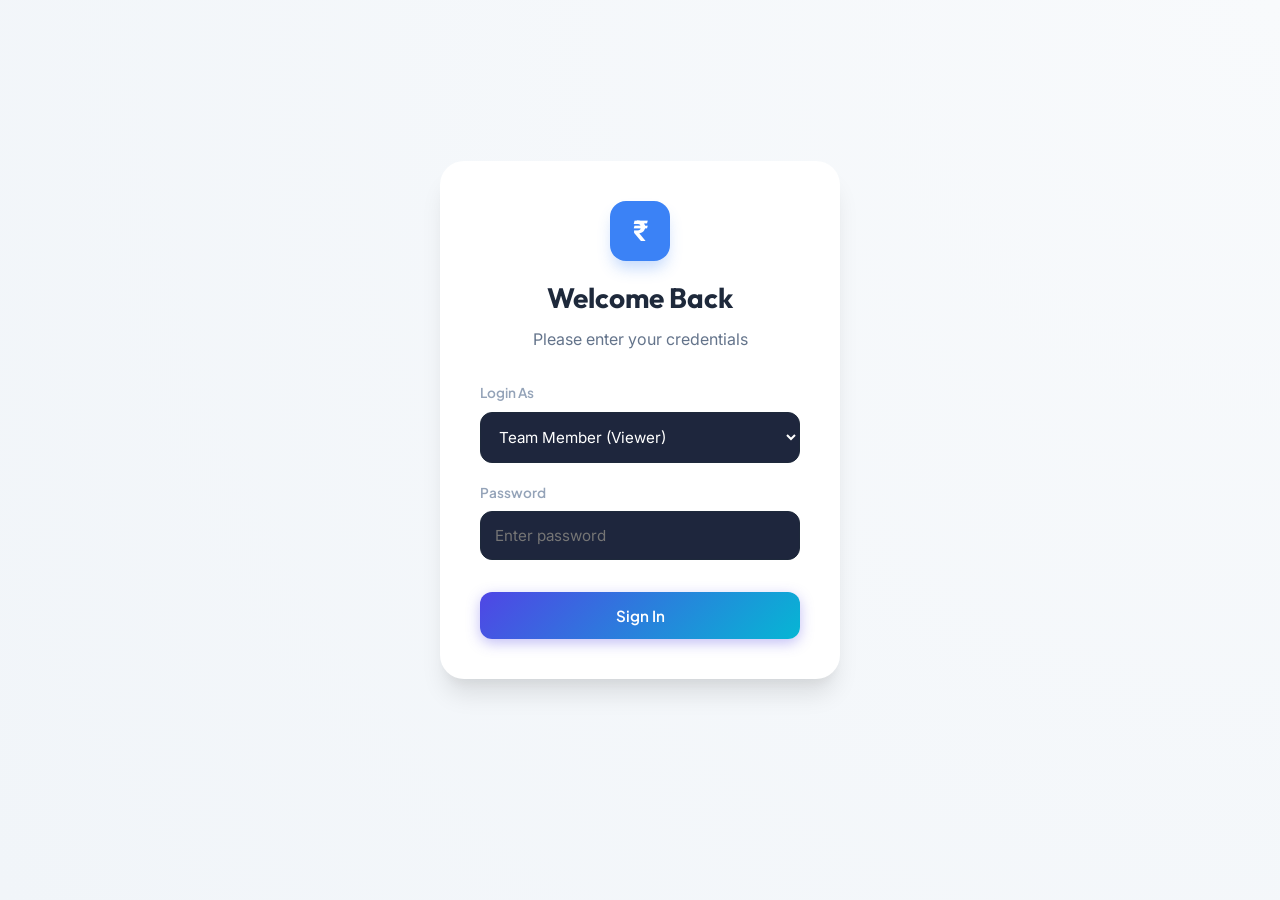
<file: static/leaderboard.html>
<!DOCTYPE html>
<html lang="en" data-theme="light">
<head>
    <meta charset="UTF-8">
    <meta name="viewport" content="width=device-width, initial-scale=1.0">
    <meta http-equiv="Cache-Control" content="no-cache, no-store, must-revalidate" />
    <meta http-equiv="Pragma" content="no-cache" />
    <meta http-equiv="Expires" content="0" />
    <title>Leaderboard - Bad Word Penalty Tracker</title>
    <link rel="preconnect" href="https://fonts.googleapis.com">
    <link rel="preconnect" href="https://fonts.gstatic.com" crossorigin>
    <link href="https://fonts.googleapis.com/css2?family=Inter:wght@300;400;500;600;700&family=Outfit:wght@400;500;600;700&display=swap" rel="stylesheet">
    <link rel="stylesheet" href="style.css">
</head>
<body>

    <!-- Top Navigation -->
    <nav class="top-nav">
        <div class="container flex-between">
            <div class="brand">
                <div class="logo-circle">₹</div>
                <h1 class="brand-title">Gali Penalty Tracker</h1>
            </div>
            <div class="nav-links">
                <a href="index.html" class="nav-link">Dashboard</a>
                <a href="leaderboard.html" class="nav-link active">Leaderboard</a>
                <a href="transactions.html" class="nav-link">Logs</a>
                <a href="#" class="nav-link" onclick="logout()">Logout</a>
            </div>
        </div>
    </nav>

    <main class="container" style="margin-top: 32px;">
        <!-- Financial Summary card -->
        <div class="summary-card" style="margin-top: 0; margin-bottom: 24px;">
            <div class="summary-item">
                <h4>Total Collected Money</h4>
                <div class="amount" id="totalCollectedText" style="color: #10b981;">₹0</div>
            </div>
            <div class="summary-item">
                <h4>Total Pending Money</h4>
                <div class="amount" id="totalPendingText" style="color: #ef4444;">₹0</div>
            </div>
            <div class="summary-item">
                <h4>Money Receiver</h4>
                <div class="receiver-name">
                    <svg xmlns="http://www.w3.org/2000/svg" width="20" height="20" viewBox="0 0 24 24" fill="none" stroke="currentColor" stroke-width="2">
                        <path d="M19 21v-2a4 4 0 0 0-4-4H9a4 4 0 0 0-4 4v2"/>
                        <circle cx="12" cy="7" r="4"/>
                    </svg>
                    <span>Krishiv</span>
                </div>
            </div>
        </div>

        <!-- Leaderboard card view -->
        <div class="card">
            <div class="card-header">
                <div>
                    <h3 class="card-title">Live Leaderboard</h3>
                    <p class="card-subtitle">Contributors with the highest penalties</p>
                </div>
            </div>
            <div class="leaderboard-list" id="leaderboardList">
                <!-- Dynamically populated via script -->
            </div>
        </div>
    </main>

    <script>
        // Auth check
        const userRole = localStorage.getItem('userRole');
        if (!userRole) {
            window.location.href = 'login.html';
        }

        function logout() {
            localStorage.removeItem('userRole');
            window.location.href = 'login.html';
        }

        async function fetchLeaderboard() {
            try {
                const res = await fetch('/api/members');
                const members = await res.json();
                renderLeaderboard(members);
            } catch (e) {
                console.error(e);
            }
        }

        function renderLeaderboard(members) {
            // Sort live data by Total Incurred Penalty (totalFine + paidFine) DESC
            members.sort((a, b) => {
                const totalA = (a.totalFine || 0) + (a.paidFine || 0);
                const totalB = (b.totalFine || 0) + (b.paidFine || 0);
                if (totalB !== totalA) {
                    return totalB - totalA;
                }
                return (b.violations || 0) - (a.violations || 0);
            });

            let totalPending = 0;
            let totalCollected = 0;
            members.forEach(m => {
                totalPending += (m.totalFine || 0);
                totalCollected += (m.paidFine || 0);
            });

            document.getElementById('totalPendingText').textContent = `₹${totalPending}`;
            document.getElementById('totalCollectedText').textContent = `₹${totalCollected}`;

            const list = document.getElementById('leaderboardList');
            list.innerHTML = '';
            
            const maxIncurred = Math.max(...members.map(m => (m.totalFine || 0) + (m.paidFine || 0)), 1);

            members.forEach((m, idx) => {
                const rank = idx + 1;
                let badgeClass = '';
                if (rank === 1) badgeClass = 'top-1';
                else if (rank === 2) badgeClass = 'top-2';
                else if (rank === 3) badgeClass = 'top-3';

                const totalIncurred = (m.totalFine || 0) + (m.paidFine || 0);
                const progressPercent = Math.min((totalIncurred / maxIncurred) * 100, 100);

                const html = `
                    <div class="leaderboard-item" style="flex-direction: column; align-items: stretch; gap: 12px;">
                        <div style="display: flex; align-items: center; gap: 16px; width: 100%;">
                            <div class="rank-badge ${badgeClass}">${rank}</div>
                            <div class="member-info">
                                <div class="member-name-row">
                                    <span class="member-name">${m.name}</span>
                                    <span class="member-fines" style="font-size: 0.9rem;">
                                        <strong style="color: var(--text-primary); margin-right: 12px;">Total Penalty: ₹${totalIncurred}</strong>
                                        <span style="color: #ef4444; margin-right: 8px;">Pending: ₹${m.totalFine || 0}</span>
                                        <span style="color: #10b981;">Paid: ₹${m.paidFine || 0}</span>
                                    </span>
                                </div>
                                <div class="progress-bar-container">
                                    <div class="progress-bar" style="width: ${progressPercent}%"></div>
                                </div>
                                <div style="font-size: 0.82rem; color: var(--text-secondary); margin-top: 4px; display: flex; gap: 16px; align-items: center; justify-content: space-between; flex-wrap: wrap;">
                                    <div style="display: flex; gap: 16px;">
                                        <span>${m.violations || 0} violation${m.violations === 1 ? '' : 's'}</span>
                                    </div>
                                </div>
                            </div>
                        </div>
                    </div>
                `;
                list.insertAdjacentHTML('beforeend', html);
            });
        }

        window.addEventListener('load', () => {
            fetchLeaderboard();
            setInterval(fetchLeaderboard, 2000);
        });
    </script>
</body>
</html>
</file>
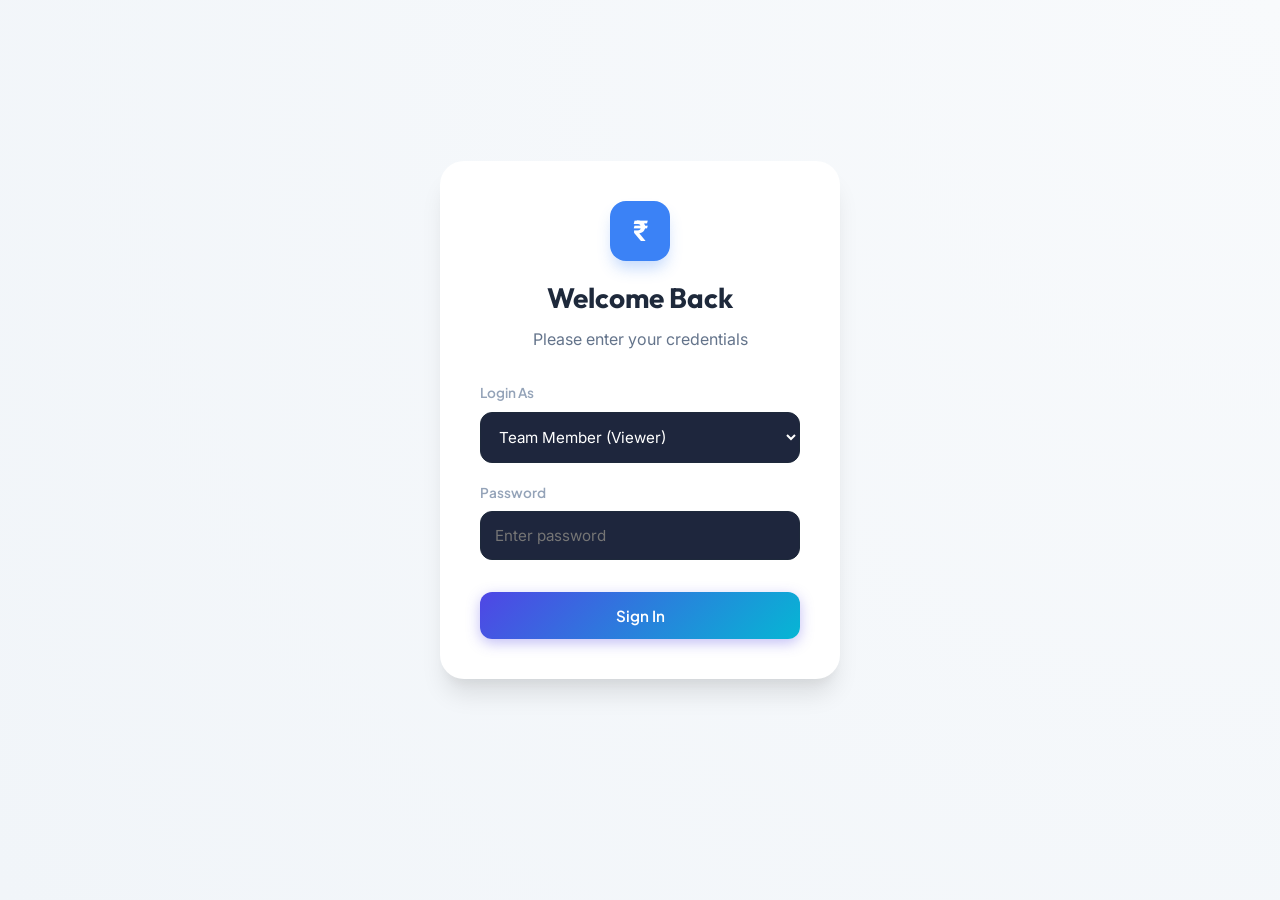
<file: static/login.html>
<!DOCTYPE html>
<html lang="en">
<head>
    <meta charset="UTF-8">
    <meta name="viewport" content="width=device-width, initial-scale=1.0">
    <title>Login - Gali Penalty Tracker</title>
    <link rel="preconnect" href="https://fonts.googleapis.com">
    <link rel="preconnect" href="https://fonts.gstatic.com" crossorigin>
    <link href="https://fonts.googleapis.com/css2?family=Inter:wght@400;500;600;700&family=Outfit:wght@500;600;700&display=swap" rel="stylesheet">
    <link rel="stylesheet" href="style.css">
    <style>
        body {
            display: flex;
            align-items: center;
            justify-content: center;
            min-height: 100vh;
            background: radial-gradient(circle at top right, #f8fafc, #f1f5f9);
        }
        .login-card {
            width: 100%;
            max-width: 400px;
            padding: 40px;
            background: white;
            border-radius: 24px;
            box-shadow: 0 20px 25px -5px rgba(0, 0, 0, 0.1), 0 10px 10px -5px rgba(0, 0, 0, 0.04);
        }
        .login-header {
            text-align: center;
            margin-bottom: 32px;
        }
        .login-logo {
            width: 60px;
            height: 60px;
            background: #3b82f6;
            color: white;
            font-size: 28px;
            font-weight: 700;
            display: flex;
            align-items: center;
            justify-content: center;
            border-radius: 16px;
            margin: 0 auto 16px;
            box-shadow: 0 10px 15px -3px rgba(59, 130, 246, 0.3);
        }
        .error-msg {
            background-color: #fee2e2;
            color: #ef4444;
            padding: 12px;
            border-radius: 12px;
            font-size: 0.9rem;
            margin-bottom: 20px;
            display: none;
            text-align: center;
        }
    </style>
</head>
<body>
    <div class="login-card">
        <div class="login-header">
            <div class="login-logo">₹</div>
            <h1 style="font-family: 'Outfit', sans-serif; font-size: 1.75rem; color: #1e293b;">Welcome Back</h1>
            <p style="color: #64748b; margin-top: 8px;">Please enter your credentials</p>
        </div>

        <div id="errorMsg" class="error-msg">Invalid role or password</div>

        <form id="loginForm">
            <div class="form-group">
                <label class="form-label" for="roleSelect">Login As</label>
                <select class="form-select" id="roleSelect" required>
                    <option value="user">Team Member (Viewer)</option>
                    <option value="admin">Admin (Manager)</option>
                </select>
            </div>
            <div class="form-group" style="margin-top: 20px;">
                <label class="form-label" for="passwordInput">Password</label>
                <input type="password" class="form-select" id="passwordInput" placeholder="Enter password" required>
            </div>
            <button type="submit" class="btn btn-primary" style="width: 100%; margin-top: 32px; padding: 14px; font-weight: 600;">Sign In</button>
        </form>
        
        <!-- Hints removed as requested -->
    </div>

    <script>
        document.getElementById('loginForm').addEventListener('submit', async (e) => {
            e.preventDefault();
            const role = document.getElementById('roleSelect').value;
            const password = document.getElementById('passwordInput').value;
            const errorMsg = document.getElementById('errorMsg');

            try {
                const res = await fetch('/api/login', {
                    method: 'POST',
                    headers: {'Content-Type': 'application/json'},
                    body: JSON.stringify({role, password})
                });

                if (res.ok) {
                    const data = await res.json();
                    localStorage.setItem('userRole', data.role);
                    window.location.href = 'index.html';
                } else {
                    errorMsg.style.display = 'block';
                }
            } catch (err) {
                console.error(err);
                alert("Something went wrong");
            }
        });
    </script>
</body>
</html>
</file>
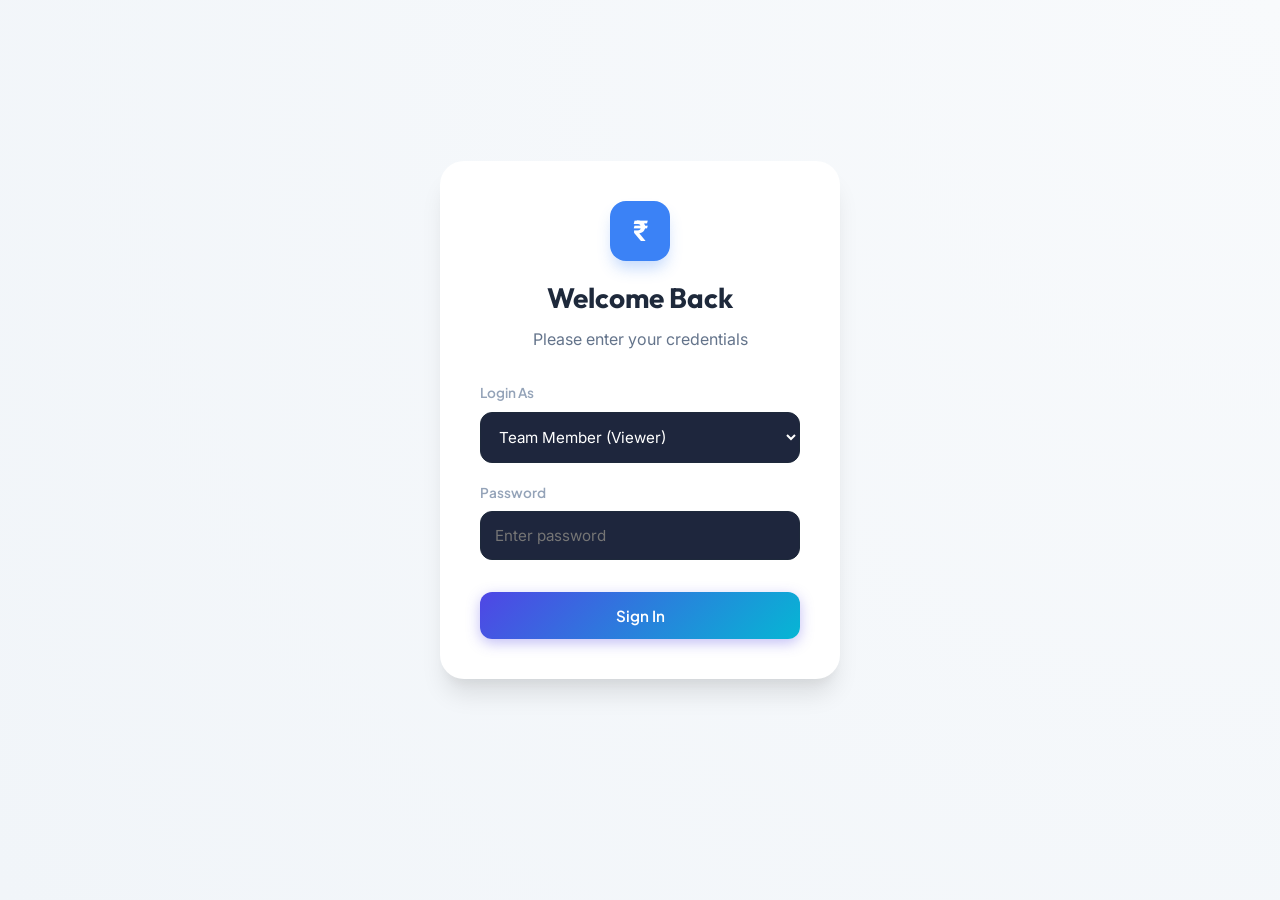
<file: static/transactions.html>
<!DOCTYPE html>
<html lang="en" data-theme="light">
<head>
    <meta charset="UTF-8">
    <meta name="viewport" content="width=device-width, initial-scale=1.0">
    <title>Transaction Logs - Bad Word Penalty Tracker</title>
    <link rel="preconnect" href="https://fonts.googleapis.com">
    <link rel="preconnect" href="https://fonts.gstatic.com" crossorigin>
    <link href="https://fonts.googleapis.com/css2?family=Inter:wght@300;400;500;600;700&family=Outfit:wght@400;500;600;700&display=swap" rel="stylesheet">
    <link rel="stylesheet" href="style.css">
</head>
<body>

    <!-- Top Navigation -->
    <nav class="top-nav">
        <div class="container flex-between">
            <div class="brand">
                <div class="logo-circle">₹</div>
                <h1 class="brand-title">Gali Penalty Tracker</h1>
            </div>
            <div class="nav-links">
                <a href="index.html" class="nav-link">Dashboard</a>
                <a href="leaderboard.html" class="nav-link">Leaderboard</a>
                <a href="transactions.html" class="nav-link active">Logs</a>
                <a href="#" class="nav-link" onclick="logout()">Logout</a>
            </div>
        </div>
    </nav>

    <main class="container" style="margin-top: 32px;">
        <!-- Transaction Table view -->
        <div class="card">
            <div class="card-header">
                <div>
                    <h3 class="card-title">Transaction History</h3>
                    <p class="card-subtitle">Complete log of all events stored in SQLite</p>
                </div>
                <button class="btn btn-outline" onclick="exportCsv()">Export CSV</button>
            </div>
            <div class="table-responsive">
                <table>
                    <thead>
                        <tr>
                            <th>Date & Time</th>
                            <th>Member Name</th>
                            <th>Action & Amount</th>
                        </tr>
                    </thead>
                    <tbody id="transactionsBody">
                        <!-- Dynamically populated via script -->
                    </tbody>
                </table>
                <div id="noTransactionsMsg" style="text-align: center; color: var(--text-muted); padding: 40px; display: none;">
                    No recorded transactions yet.
                </div>
            </div>
        </div>
    </main>

    <script>
        // Auth check
        const userRole = localStorage.getItem('userRole');
        if (!userRole) {
            window.location.href = 'login.html';
        }

        function logout() {
            localStorage.removeItem('userRole');
            window.location.href = 'login.html';
        }

        let transactions = [];

        async function fetchTransactions() {
            try {
                const res = await fetch('/api/transactions');
                transactions = await res.json();
                renderTransactions();
            } catch (e) {
                console.error(e);
            }
        }

        function renderTransactions() {
            const tbody = document.getElementById('transactionsBody');
            const emptyMsg = document.getElementById('noTransactionsMsg');
            tbody.innerHTML = '';

            if (transactions.length === 0) {
                emptyMsg.style.display = 'block';
                return;
            }

            emptyMsg.style.display = 'none';

            transactions.forEach(tx => {
                const tr = document.createElement('tr');
                const isDeduct = tx.amount.includes('-');
                const amtStyle = isDeduct ? 'color:#ef4444; font-weight:600;' : 'color:#10b981; font-weight:600;';

                tr.innerHTML = `
                    <td>${tx.timestamp}</td>
                    <td style="font-weight:600;">${tx.name}</td>
                    <td style="${amtStyle}">${tx.amount}</td>
                `;
                tbody.appendChild(tr);
            });
        }

        function exportCsv() {
            if (transactions.length === 0) {
                alert("No transactions to export yet.");
                return;
            }

            let csvContent = "data:text/csv;charset=utf-8,";
            csvContent += "Date & Time,Member Name,Amount\n";

            transactions.forEach(tx => {
                csvContent += `"${tx.timestamp}","${tx.name}","${tx.amount}"\n`;
            });

            const encodedUri = encodeURI(csvContent);
            const link = document.createElement("a");
            link.setAttribute("href", encodedUri);
            link.setAttribute("download", "bad_word_penalty_tracker.csv");
            document.body.appendChild(link);

            link.click();
            document.body.removeChild(link);
        }

        window.addEventListener('load', () => {
            fetchTransactions();
        });
    </script>
</body>
</html>
</file>
<file: static/style.css>
@import url('https://fonts.googleapis.com/css2?family=Inter:wght@300;400;500;600;700&family=Outfit:wght@400;500;600;700&family=Plus+Jakarta+Sans:wght@400;500;600;700;800&display=swap');

:root {
    --bg-body: #090d16;
    --bg-card: #121824;
    --bg-card-hover: #1e2538;
    --bg-sidebar: #121824;
    --text-primary: #ffffff;
    --text-secondary: #94a3b8;
    --text-muted: #64748b;
    --accent-primary: #4f46e5;
    --accent-primary-hover: #4338ca;
    --accent-secondary: #06b6d4;
    --border-color: #1e293b;
    --input-bg: #1e263d;
    --shadow-sm: 0 1px 2px 0 rgba(0, 0, 0, 0.4);
    --shadow-md: 0 8px 24px -4px rgba(0, 0, 0, 0.45);
    --shadow-lg: 0 20px 32px -8px rgba(0, 0, 0, 0.5);
    --badge-top-1: #f59e0b;
    --badge-top-2: #94a3b8;
    --badge-top-3: #d97706;
    --gradient-accent: linear-gradient(135deg, #4f46e5, #06b6d4);
    --gradient-header: linear-gradient(135deg, #1e1b4b, #312e81);
    --gradient-card: linear-gradient(135deg, #121824, #1b2234);
}

* {
    box-sizing: border-box;
    margin: 0;
    padding: 0;
    transition: background-color 0.25s ease, color 0.25s ease, border-color 0.25s ease, transform 0.2s ease;
}

body {
    font-family: 'Inter', sans-serif;
    background-color: var(--bg-body);
    color: var(--text-primary);
    min-height: 100vh;
    display: flex;
    flex-direction: column;
    padding-bottom: 60px;
    line-height: 1.5;
}

h1, h2, h3, h4 {
    font-family: 'Plus Jakarta Sans', sans-serif;
    font-weight: 700;
}

.container {
    width: 100%;
    max-width: 1160px;
    margin: 0 auto;
    padding: 0 24px;
}

.flex-between {
    display: flex;
    align-items: center;
    justify-content: space-between;
}

/* Nav styles */
.top-nav {
    background-color: #121824;
    border-bottom: 1px solid var(--border-color);
    padding: 18px 0;
    position: sticky;
    top: 0;
    z-index: 50;
    box-shadow: var(--shadow-sm);
}

.brand {
    display: flex;
    align-items: center;
    gap: 14px;
}

.logo-circle {
    width: 44px;
    height: 44px;
    border-radius: 12px;
    background: var(--gradient-accent);
    display: flex;
    align-items: center;
    justify-content: center;
    color: #ffffff;
    font-weight: 800;
    font-family: 'Plus Jakarta Sans', sans-serif;
    font-size: 1.35rem;
    box-shadow: var(--shadow-md);
}

.brand-title {
    font-size: 1.3rem;
    letter-spacing: -0.02em;
    color: #ffffff;
    font-weight: 800;
}

.nav-links {
    display: flex;
    gap: 12px;
    align-items: center;
}

.nav-link {
    font-family: 'Plus Jakarta Sans', sans-serif;
    font-weight: 700;
    font-size: 0.95rem;
    color: #94a3b8;
    text-decoration: none;
    padding: 10px 20px;
    border-radius: 12px;
    display: flex;
    align-items: center;
    gap: 8px;
    border: 1px solid transparent;
}

.nav-link:hover {
    background-color: var(--bg-card-hover);
    color: #ffffff;
}

.nav-link.active {
    background-color: var(--bg-card-hover);
    color: #ffffff;
    border-color: var(--border-color);
    box-shadow: var(--shadow-sm);
}

/* Base components */
.summary-card {
    background: var(--gradient-header);
    border: 1px solid var(--border-color);
    border-radius: 24px;
    padding: 32px 40px;
    color: #ffffff;
    margin-top: 36px;
    margin-bottom: 36px;
    box-shadow: var(--shadow-lg);
    display: grid;
    grid-template-columns: repeat(auto-fit, minmax(240px, 1fr));
    gap: 28px;
    align-items: center;
}

.summary-item h4 {
    font-size: 0.8rem;
    text-transform: uppercase;
    letter-spacing: 0.12em;
    color: rgba(255, 255, 255, 0.75);
    margin-bottom: 8px;
    font-weight: 700;
}

.summary-item .amount {
    font-size: 3rem;
    font-weight: 800;
    font-family: 'Plus Jakarta Sans', sans-serif;
    letter-spacing: -0.03em;
    color: #ffffff;
}

.summary-item .receiver-name {
    font-size: 1.4rem;
    font-weight: 700;
    display: flex;
    align-items: center;
    gap: 10px;
    margin-top: 4px;
    font-family: 'Plus Jakarta Sans', sans-serif;
    color: #ffffff;
}

.summary-actions {
    display: flex;
    gap: 14px;
    justify-content: flex-end;
    align-items: center;
}

.btn {
    display: inline-flex;
    align-items: center;
    justify-content: center;
    padding: 12px 24px;
    border-radius: 12px;
    font-family: 'Plus Jakarta Sans', sans-serif;
    font-weight: 700;
    font-size: 0.95rem;
    cursor: pointer;
    border: none;
    text-decoration: none;
    gap: 10px;
    box-shadow: var(--shadow-sm);
}

.btn:active { transform: scale(0.96); }

.btn-primary {
    background: var(--gradient-accent);
    color: #ffffff;
    box-shadow: 0 4px 14px 0 rgba(79, 70, 229, 0.35);
}

.btn-primary:hover {
    transform: translateY(-2px);
    box-shadow: 0 6px 20px 0 rgba(79, 70, 229, 0.45);
}

.btn-outline {
    background: var(--bg-card);
    border: 1px solid var(--border-color);
    color: #ffffff;
}

.btn-outline:hover {
    background: var(--bg-card-hover);
    border-color: #475569;
}

.btn-danger {
    background-color: #dc2626;
    color: #ffffff;
}

.btn-danger:hover { background-color: #b91c1c; }

/* Grid Dashboard */
.card {
    background: var(--gradient-card);
    border: 1px solid var(--border-color);
    border-radius: 20px;
    padding: 32px;
    box-shadow: var(--shadow-md);
    display: flex;
    flex-direction: column;
    gap: 24px;
    height: 100%;
    margin-bottom: 32px;
}

.card-header {
    display: flex;
    align-items: center;
    justify-content: space-between;
    border-bottom: 1px solid var(--border-color);
    padding-bottom: 18px;
    margin-bottom: 6px;
}

.card-title {
    font-size: 1.25rem;
    display: flex;
    align-items: center;
    gap: 10px;
    color: #ffffff;
    font-weight: 800;
}

.card-subtitle {
    font-size: 0.85rem;
    color: #94a3b8;
    margin-top: 4px;
}

/* Leaderboard view */
.leaderboard-list {
    display: flex;
    flex-direction: column;
    gap: 14px;
}

.leaderboard-item {
    display: flex;
    align-items: center;
    gap: 16px;
    padding: 16px 24px;
    background-color: var(--bg-card-hover);
    border-radius: 14px;
    border: 1px solid transparent;
}

.leaderboard-item:hover {
    border-color: #334155;
    background-color: var(--bg-card);
    transform: translateX(3px);
    box-shadow: var(--shadow-sm);
}

.rank-badge {
    width: 38px;
    height: 38px;
    border-radius: 50%;
    display: flex;
    align-items: center;
    justify-content: center;
    font-family: 'Plus Jakarta Sans', sans-serif;
    font-weight: 800;
    font-size: 1.05rem;
    flex-shrink: 0;
    background: var(--bg-body);
    color: var(--text-secondary);
}

.rank-badge.top-1 { background-color: var(--badge-top-1); color: #111827; }
.rank-badge.top-2 { background-color: var(--badge-top-2); color: #111827; }
.rank-badge.top-3 { background-color: var(--badge-top-3); color: #ffffff; }

.member-info {
    flex-grow: 1;
    display: flex;
    flex-direction: column;
    gap: 6px;
}

.member-name-row {
    display: flex;
    justify-content: space-between;
    align-items: baseline;
}

.member-name {
    font-weight: 700;
    font-size: 1.1rem;
    font-family: 'Plus Jakarta Sans', sans-serif;
    color: #ffffff;
}

.member-fines {
    font-family: 'Plus Jakarta Sans', sans-serif;
    font-weight: 800;
    font-size: 1.25rem;
    color: var(--accent-secondary);
}

.progress-bar-container {
    width: 100%;
    height: 8px;
    background-color: var(--border-color);
    border-radius: 4px;
    overflow: hidden;
}

.progress-bar {
    height: 100%;
    border-radius: 4px;
    background: var(--gradient-accent);
    width: 0%;
}

/* Members grid view */
.members-grid {
    display: grid;
    grid-template-columns: repeat(auto-fill, minmax(230px, 1fr));
    gap: 20px;
}

.member-card {
    background-color: var(--bg-card-hover);
    border: 1px solid var(--border-color);
    border-radius: 16px;
    padding: 24px;
    display: flex;
    flex-direction: column;
    justify-content: space-between;
    gap: 18px;
    box-shadow: var(--shadow-sm);
}

.member-card:hover {
    border-color: #3b82f6;
    background-color: var(--bg-card);
    transform: translateY(-4px);
    box-shadow: var(--shadow-md);
}

.member-card-top {
    display: flex;
    justify-content: space-between;
    align-items: flex-start;
}

.member-card-title {
    font-weight: 700;
    font-size: 1.1rem;
    font-family: 'Plus Jakarta Sans', sans-serif;
    color: #ffffff;
}

.member-card-subtitle {
    font-size: 0.85rem;
    color: #94a3b8;
    margin-top: 4px;
}

.member-card-fines {
    font-family: 'Plus Jakarta Sans', sans-serif;
    font-weight: 700;
    font-size: 1.15rem;
    color: var(--accent-secondary);
}

.member-card-actions {
    display: flex;
    gap: 10px;
}

/* Log Tables */
.table-responsive {
    width: 100%;
    overflow-x: auto;
    border-radius: 16px;
    border: 1px solid var(--border-color);
    background: var(--bg-card);
}

table {
    width: 100%;
    border-collapse: collapse;
    text-align: left;
    font-size: 0.95rem;
}

th {
    background-color: var(--bg-card-hover);
    padding: 16px 20px;
    font-family: 'Plus Jakarta Sans', sans-serif;
    font-weight: 700;
    color: #94a3b8;
    border-bottom: 1px solid var(--border-color);
}

td {
    padding: 16px 20px;
    border-bottom: 1px solid var(--border-color);
    color: #e2e8f0;
}

tr:hover td { background-color: var(--bg-card-hover); }

/* Modals */
.modal-backdrop {
    position: fixed;
    top: 0;
    left: 0;
    width: 100%;
    height: 100%;
    background-color: rgba(9, 13, 22, 0.6);
    backdrop-filter: blur(12px);
    z-index: 100;
    display: flex;
    align-items: center;
    justify-content: center;
    opacity: 0;
    pointer-events: none;
}

.modal-backdrop.active { opacity: 1; pointer-events: all; }

.modal {
    background-color: var(--bg-card);
    border: 1px solid var(--border-color);
    border-radius: 24px;
    width: 90%;
    max-width: 440px;
    padding: 32px;
    box-shadow: var(--shadow-lg);
    transform: translateY(20px);
    display: flex;
    flex-direction: column;
    gap: 20px;
}

.modal-backdrop.active .modal { transform: translateY(0); }

.modal-header {
    display: flex;
    justify-content: space-between;
    align-items: center;
    border-bottom: 1px solid var(--border-color);
    padding-bottom: 16px;
}

.modal-title {
    font-size: 1.35rem;
    font-weight: 800;
    font-family: 'Plus Jakarta Sans', sans-serif;
    color: #ffffff;
}

.modal-close {
    background: transparent;
    border: none;
    color: #94a3b8;
    font-size: 1.6rem;
    cursor: pointer;
    width: 36px;
    height: 36px;
    border-radius: 50%;
    display: flex;
    align-items: center;
    justify-content: center;
}

.modal-close:hover { background-color: var(--bg-card-hover); color: #ffffff; }

.form-group {
    display: flex;
    flex-direction: column;
    gap: 8px;
}

.form-label {
    font-size: 0.85rem;
    font-weight: 600;
    color: #94a3b8;
    font-family: 'Plus Jakarta Sans', sans-serif;
}

.form-select {
    background-color: var(--input-bg);
    border: 1px solid var(--border-color);
    color: #ffffff;
    padding: 14px;
    border-radius: 12px;
    font-family: 'Inter', sans-serif;
    font-size: 0.95rem;
    width: 100%;
    outline: none;
    cursor: pointer;
}

.form-select:focus {
    border-color: #3b82f6;
    box-shadow: 0 0 0 4px rgba(59, 130, 246, 0.15);
}

.modal-footer {
    display: flex;
    justify-content: flex-end;
    gap: 12px;
    margin-top: 8px;
}
</file>
